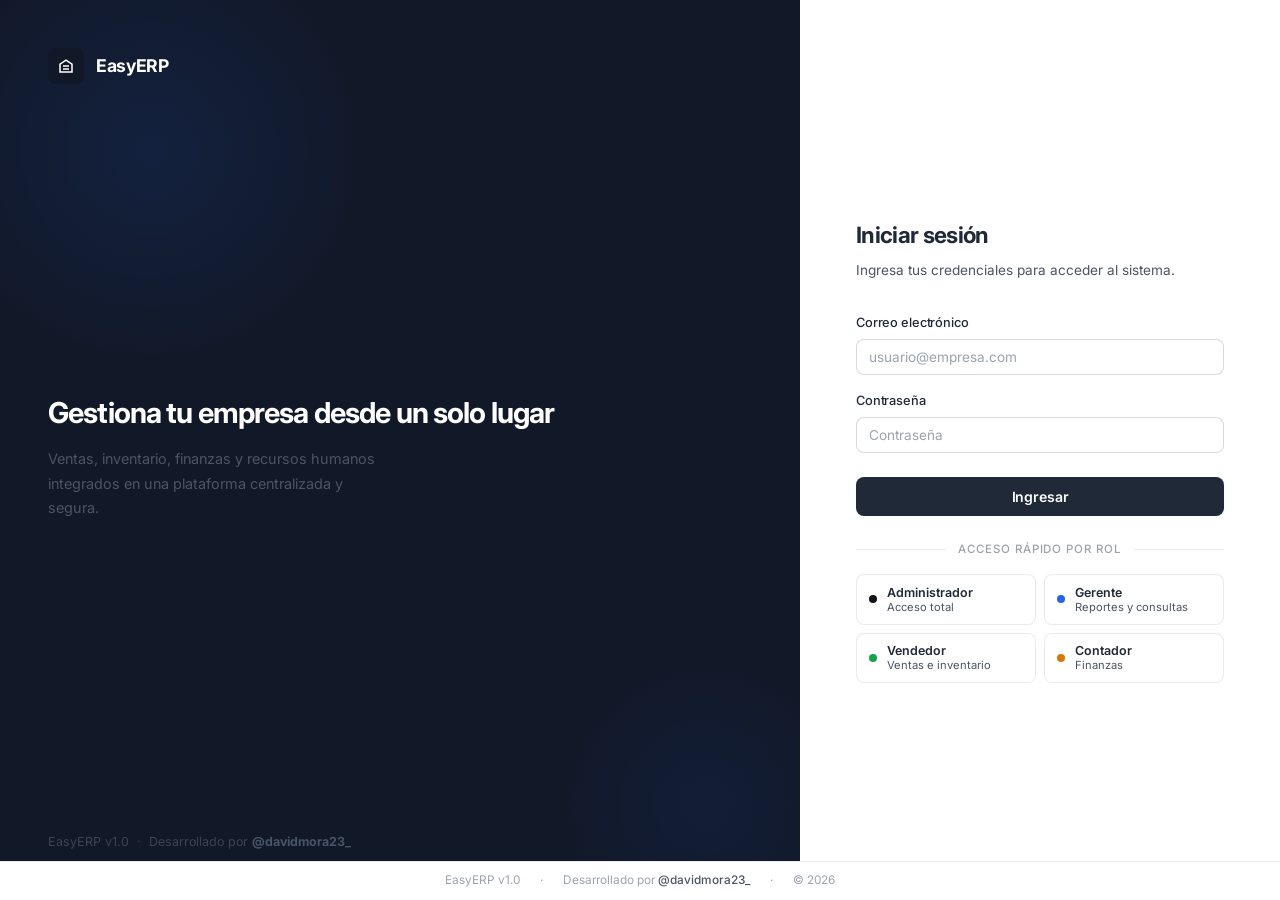
<file: easyerp/frontend/login.html>
<!DOCTYPE html>
<html lang="es">
<head>
    <meta charset="UTF-8">
    <meta name="viewport" content="width=device-width, initial-scale=1.0">
    <title>EasyERP — Acceso</title>
    <meta name="description" content="Sistema de Planificación de Recursos Empresariales">
    <link rel="icon" type="image/png" href="media/favicon.png">
    <link rel="shortcut icon" href="media/favicon.png">
    <link rel="preconnect" href="https://fonts.googleapis.com">
    <link href="https://fonts.googleapis.com/css2?family=Inter:wght@300;400;500;600;700&display=swap" rel="stylesheet">
    <link rel="stylesheet" href="css/styles.css">
</head>
<body>

<div class="login-page">

    <!-- Panel izquierdo -->
    <div class="login-left">
        <div class="login-brand">
            <div class="brand-logo">
                <svg viewBox="0 0 24 24" xmlns="http://www.w3.org/2000/svg">
                    <path d="M3 21V9l9-6 9 6v12H3zm2-2h14V10l-7-4.67L5 10v9zm3-2h8v-2H8v2zm0-4h8v-2H8v2z"/>
                </svg>
            </div>
            <span>EasyERP</span>
        </div>

        <div class="login-left-body">
            <h2>Gestiona tu empresa desde un solo lugar</h2>
            <p>Ventas, inventario, finanzas y recursos humanos integrados en una plataforma centralizada y segura.</p>
        </div>

        <div class="login-left-footer">
            EasyERP v1.0 &nbsp;&middot;&nbsp; Desarrollado por <strong style="color:#475569">@davidmora23_</strong>
        </div>
    </div>

    <!-- Panel derecho -->
    <div class="login-right">
        <h1>Iniciar sesión</h1>
        <p class="login-subtitle">Ingresa tus credenciales para acceder al sistema.</p>

        <div id="login-error" class="login-error"></div>

        <!-- Preview del rol detectado -->
        <div id="role-preview" class="role-preview">
            <div class="rp-indicator"></div>
            <div class="rp-info">
                <strong id="preview-name"></strong>
                <span id="preview-rol"></span>
            </div>
        </div>

        <form id="login-form" autocomplete="on">
            <div class="form-group">
                <label for="email">Correo electrónico</label>
                <input type="email" id="email" class="form-control"
                       placeholder="usuario@empresa.com" required
                       autocomplete="email">
            </div>
            <div class="form-group">
                <label for="password">Contraseña</label>
                <input type="password" id="password" class="form-control"
                       placeholder="Contraseña" required
                       autocomplete="current-password">
            </div>
            <button type="submit" class="btn-login" id="btn-login">
                <span id="btn-text">Ingresar</span>
            </button>
        </form>

        <div class="login-divider">
            <span>Acceso rápido por rol</span>
        </div>

        <div class="quick-grid">
            <button class="quick-btn" onclick="fillUser('admin@erp.com')">
                <span class="qb-dot" style="background:#111318"></span>
                <span class="qb-info">
                    <span class="qb-name">Administrador</span>
                    <span class="qb-desc">Acceso total</span>
                </span>
            </button>
            <button class="quick-btn" onclick="fillUser('gerente@erp.com')">
                <span class="qb-dot" style="background:#2563EB"></span>
                <span class="qb-info">
                    <span class="qb-name">Gerente</span>
                    <span class="qb-desc">Reportes y consultas</span>
                </span>
            </button>
            <button class="quick-btn" onclick="fillUser('vendedor@erp.com')">
                <span class="qb-dot" style="background:#16A34A"></span>
                <span class="qb-info">
                    <span class="qb-name">Vendedor</span>
                    <span class="qb-desc">Ventas e inventario</span>
                </span>
            </button>
            <button class="quick-btn" onclick="fillUser('contador@erp.com')">
                <span class="qb-dot" style="background:#D97706"></span>
                <span class="qb-info">
                    <span class="qb-name">Contador</span>
                    <span class="qb-desc">Finanzas</span>
                </span>
            </button>
        </div>
    </div>

</div>

<!-- Footer -->
<footer class="login-footer">
    <span>EasyERP v1.0</span>
    <span>&middot;</span>
    <span>Desarrollado por <strong>@davidmora23_</strong></span>
    <span>&middot;</span>
    <span>&copy; 2026</span>
</footer>

<script src="js/api.js"></script>
<script src="js/auth.js"></script>
<script>
    const ROL_LABELS = {
        'Admin':    { label: 'Administrador — Acceso total al sistema',     dot: '#111318' },
        'Gerente':  { label: 'Gerente — Reportes de todos los módulos',     dot: '#2563EB' },
        'Vendedor': { label: 'Vendedor — Ventas e inventario',               dot: '#16A34A' },
        'Contador': { label: 'Contador — Módulo financiero',                 dot: '#D97706' },
    };

    function fillUser(email) {
        document.getElementById('email').value    = email;
        document.getElementById('password').value = 'password123';
        document.getElementById('email').dispatchEvent(new Event('input'));
    }

    document.addEventListener('DOMContentLoaded', () => {
        if (Auth.isLoggedIn()) { window.location.href = '/'; return; }

        const form    = document.getElementById('login-form');
        const errorEl = document.getElementById('login-error');
        const btn     = document.getElementById('btn-login');
        const btnText = document.getElementById('btn-text');
        const preview = document.getElementById('role-preview');

        form.addEventListener('submit', async (e) => {
            e.preventDefault();
            const email    = document.getElementById('email').value.trim();
            const password = document.getElementById('password').value;

            btn.disabled = true;
            btnText.textContent = 'Verificando...';
            errorEl.style.display = 'none';

            try {
                const res = await API.login(email, password);
                if (res && res.data) {
                    const user = res.data.user;
                    const info = ROL_LABELS[user.rol] || { label: user.rol, dot: '#6B7280' };

                    document.getElementById('preview-name').textContent = user.email;
                    document.getElementById('preview-rol').textContent  = info.label;
                    document.querySelector('#role-preview .rp-indicator').style.background = info.dot;
                    preview.classList.add('show');

                    btnText.textContent = 'Acceso concedido. Redirigiendo...';
                    Auth.setSession(res.data.access_token, user);
                    setTimeout(() => { window.location.href = '/'; }, 800);
                }
            } catch (err) {
                errorEl.textContent    = err.message || 'Credenciales incorrectas';
                errorEl.style.display  = 'block';
                btn.disabled           = false;
                btnText.textContent    = 'Ingresar';
            }
        });
    });
</script>
</body>
</html>
</file>
<file: easyerp/frontend/css/styles.css>
/* ══════════════════════════════════════════
   EasyERP — Design System (Minimalist)
   Palette: Near-black, White, Slate, Blue
   ══════════════════════════════════════════ */

@import url('https://fonts.googleapis.com/css2?family=Inter:wght@300;400;500;600;700&display=swap');

:root {
    /* Core */
    --black:       #0D0D0D;
    --white:       #FFFFFF;

    /* Surface — Minimalist Light B&W Intermediate */
    --bg:          #F3F4F6; /* Clean light grey background */
    --card-bg:     #FFFFFF; /* Pure white cards */
    --card-bg-hover: #FAFAFC; /* Subtle light card hover */
    --sidebar-bg:  #FFFFFF; /* White sidebar */
    --sidebar-hover: rgba(0, 0, 0, 0.03);
    --sidebar-active: rgba(17, 24, 39, 0.05);
    --surface-dark: linear-gradient(135deg, #111827 0%, #1F2937 100%); /* Keeps dark theme only for banners/hero cards */
    --glow:        rgba(0, 0, 0, 0.04);

    /* Text */
    --text:        #1F2937; /* Dark charcoal text */
    --text-muted:  #4B5563; /* Medium grey text */
    --text-light:  #9CA3AF; /* Light grey text */
    --sidebar-text:#4B5563;

    /* Accent */
    --primary:     #111827; /* Minimalist dark accent */
    --primary-dark:#030712;
    --primary-subtle: rgba(17, 24, 39, 0.05);
    --accent-violet: #4F46E5;

    /* Status */
    --success:     #16A34A;
    --success-bg:  rgba(22, 163, 74, 0.08);
    --warning:     #D97706;
    --warning-bg:  rgba(217, 119, 6, 0.08);
    --danger:      #DC2626;
    --danger-bg:   rgba(220, 38, 38, 0.08);

    /* Border */
    --border:      rgba(0, 0, 0, 0.08);
    --border-dark: rgba(0, 0, 0, 0.15);

    /* Shadow */
    --shadow-sm:   0 1px 3px rgba(0,0,0,0.05);
    --shadow:      0 8px 30px rgba(0,0,0,0.05);
    --shadow-lg:   0 16px 40px rgba(0,0,0,0.08);

    /* Shape */
    --radius-sm:   8px;
    --radius:      12px;
    --radius-lg:   16px;

    /* Sidebar */
    --sidebar-w:   248px;

    /* Inputs */
    --input-bg:    #FFFFFF;
    --input-text:  #1F2937;
}

/* ── Reset ── */
*, *::before, *::after { margin: 0; padding: 0; box-sizing: border-box; }

html { scroll-behavior: smooth; }

body {
    font-family: 'Inter', -apple-system, BlinkMacSystemFont, sans-serif;
    background: var(--bg);
    color: var(--text);
    line-height: 1.6;
    font-size: 14px;
    -webkit-font-smoothing: antialiased;
}

/* ════════════════════════════════════════
   LAYOUT
   ════════════════════════════════════════ */
.app-layout {
    display: flex;
    min-height: 100vh;
}

/* ── Sidebar ── */
.sidebar {
    width: var(--sidebar-w);
    background: var(--sidebar-bg);
    position: fixed;
    height: 100vh;
    overflow-y: auto;
    z-index: 100;
    transition: transform 0.25s ease;
    display: flex;
    flex-direction: column;
    border-right: 1px solid var(--border);
}

.sidebar::-webkit-scrollbar { width: 0; }

.sidebar-header {
    padding: 1.5rem 1.25rem 1.25rem;
    border-bottom: 1px solid var(--border);
}

.sidebar-brand {
    display: flex;
    align-items: center;
    gap: 0.6rem;
    margin-bottom: 0.85rem;
}

.sidebar-brand .brand-logo {
    width: 30px; height: 30px;
    background: var(--primary);
    border-radius: var(--radius-sm);
    display: flex; align-items: center; justify-content: center;
    flex-shrink: 0;
}

.sidebar-brand .brand-logo svg { width: 16px; height: 16px; fill: #fff; }

.sidebar-brand h2 {
    color: var(--text);
    font-size: 0.95rem;
    font-weight: 700;
    letter-spacing: -0.01em;
}

.sidebar-brand small {
    display: block;
    color: var(--sidebar-text);
    font-size: 0.7rem;
    font-weight: 400;
    letter-spacing: 0.02em;
}

/* Rol pill */
.rol-pill {
    display: inline-flex;
    align-items: center;
    gap: 0.4rem;
    background: rgba(0,0,0,0.04);
    border: 1px solid var(--border);
    padding: 0.3rem 0.7rem;
    border-radius: 20px;
    font-size: 0.72rem;
    color: var(--sidebar-text);
    font-weight: 500;
    letter-spacing: 0.03em;
}

.rol-pill .rol-dot {
    width: 6px; height: 6px;
    border-radius: 50%;
    background: var(--primary);
    flex-shrink: 0;
}

/* Nav */
.sidebar-nav { padding: 1rem 0; flex: 1; }

.nav-section {
    padding: 0.4rem 1.25rem 0.3rem;
    font-size: 0.65rem;
    font-weight: 600;
    text-transform: uppercase;
    letter-spacing: 0.08em;
    color: #3D4355;
    margin-top: 0.75rem;
}

.nav-section:first-child { margin-top: 0; }

.nav-link {
    display: flex;
    align-items: center;
    gap: 0.65rem;
    padding: 0.55rem 1.25rem;
    color: var(--sidebar-text);
    cursor: pointer;
    border: none;
    background: none;
    width: 100%;
    font-size: 0.85rem;
    font-weight: 400;
    text-align: left;
    transition: all 0.15s;
    border-radius: 0;
    font-family: 'Inter', sans-serif;
    letter-spacing: -0.01em;
}

.nav-link:hover {
    background: var(--sidebar-hover);
    color: var(--text);
}

.nav-link.active {
    background: var(--sidebar-active);
    color: var(--primary);
    font-weight: 600;
    border-left: 3px solid var(--primary);
}

.nav-link .nav-icon {
    width: 16px; height: 16px;
    opacity: 0.6;
    flex-shrink: 0;
}

.nav-link.active .nav-icon,
.nav-link:hover .nav-icon { opacity: 1; }

.nav-link.hidden { display: none !important; }

/* Main content */
.main-content {
    margin-left: var(--sidebar-w);
    flex: 1;
    min-height: 100vh;
    display: flex;
    flex-direction: column;
}

/* Topbar */
.topbar {
    background: rgba(255, 255, 255, 0.85);
    backdrop-filter: blur(16px);
    padding: 0 2rem;
    height: 58px;
    display: flex;
    justify-content: space-between;
    align-items: center;
    border-bottom: 1px solid var(--border);
    box-shadow: var(--shadow-sm);
    position: sticky;
    top: 0;
    z-index: 50;
}

.topbar h1 {
    font-size: 0.95rem;
    font-weight: 600;
    color: var(--text);
    letter-spacing: -0.01em;
}

.user-info {
    display: flex;
    align-items: center;
    gap: 0.75rem;
}

.user-email {
    font-size: 0.82rem;
    color: var(--text-muted);
}

.user-badge {
    background: var(--primary);
    color: #fff;
    padding: 0.2rem 0.65rem;
    border-radius: 20px;
    font-size: 0.72rem;
    font-weight: 600;
    letter-spacing: 0.02em;
}

/* Content area */
.content-area {
    padding: 1.75rem 2rem;
    flex: 1;
}

/* ════════════════════════════════════════
   CARDS
   ════════════════════════════════════════ */
.card {
    background: var(--card-bg);
    border-radius: var(--radius-lg);
    border: 1px solid var(--border);
    padding: 1.35rem 1.5rem;
    margin-bottom: 1.25rem;
    box-shadow: var(--shadow-sm);
    transition: box-shadow 0.2s ease, border-color 0.2s ease, background 0.2s;
}

.card:hover {
    box-shadow: var(--shadow);
    border-color: var(--border-dark);
    background: var(--card-bg-hover);
}

.card-flat {
    background: linear-gradient(180deg, var(--card-bg) 0%, rgba(18,21,28,0.6) 100%);
}

.card-header {
    display: flex;
    justify-content: space-between;
    align-items: center;
    margin-bottom: 1rem;
    padding-bottom: 0.75rem;
    border-bottom: 1px solid var(--border);
}

.card-meta {
    font-size: 0.72rem;
    color: var(--text-muted);
    font-weight: 500;
}

.card-header h3 {
    font-size: 0.88rem;
    font-weight: 600;
    color: var(--text);
    letter-spacing: -0.01em;
}

/* ════════════════════════════════════════
   KPI CARDS
   ════════════════════════════════════════ */
.kpi-grid {
    display: grid;
    grid-template-columns: repeat(auto-fit, minmax(200px, 1fr));
    gap: 1rem;
    margin-bottom: 1.5rem;
}

.kpi-card {
    background: var(--card-bg);
    border-radius: var(--radius-lg);
    border: 1px solid var(--border);
    padding: 1.25rem 1.5rem;
    position: relative;
    overflow: hidden;
    box-shadow: var(--shadow-sm);
    transition: transform 0.15s ease, box-shadow 0.15s ease, border-color 0.15s;
}

.kpi-card:hover {
    transform: translateY(-2px);
    box-shadow: 0 8px 24px var(--glow);
    border-color: rgba(59,130,246,0.25);
}

.kpi-card::before {
    content: '';
    position: absolute;
    top: 0; left: 0; right: 0;
    height: 3px;
    background: var(--border-dark);
}

.kpi-card.primary::before { background: linear-gradient(90deg, var(--primary), var(--accent-violet)); }
.kpi-card.success::before { background: var(--success); }
.kpi-card.warning::before { background: var(--warning); }
.kpi-card.danger::before  { background: var(--danger);  }

.kpi-label {
    font-size: 0.75rem;
    font-weight: 500;
    color: var(--text-muted);
    text-transform: uppercase;
    letter-spacing: 0.05em;
    margin-bottom: 0.4rem;
}

.kpi-value {
    font-size: 1.6rem;
    font-weight: 700;
    color: var(--text);
    letter-spacing: -0.02em;
    line-height: 1.2;
}

/* ════════════════════════════════════════
   TABLES
   ════════════════════════════════════════ */
.table-container { overflow-x: auto; }

table {
    width: 100%;
    border-collapse: collapse;
    font-size: 0.84rem;
}

thead { background: rgba(255,255,255,0.02); }

th, td {
    padding: 0.65rem 1rem;
    text-align: left;
    border-bottom: 1px solid var(--border);
}

th {
    font-size: 0.72rem;
    font-weight: 600;
    color: var(--text-muted);
    text-transform: uppercase;
    letter-spacing: 0.06em;
}

tr:hover td { background: rgba(255,255,255,0.02); }

/* ════════════════════════════════════════
   BUTTONS
   ════════════════════════════════════════ */
.btn {
    display: inline-flex;
    align-items: center;
    gap: 0.4rem;
    padding: 0.5rem 1rem;
    border: 1px solid transparent;
    border-radius: var(--radius-sm);
    font-size: 0.82rem;
    font-weight: 500;
    cursor: pointer;
    transition: all 0.15s;
    text-decoration: none;
    font-family: 'Inter', sans-serif;
    letter-spacing: -0.01em;
    white-space: nowrap;
}

.btn-primary {
    background: linear-gradient(135deg, var(--primary) 0%, #3B82F6 100%);
    color: #fff;
    border-color: transparent;
    box-shadow: 0 2px 8px rgba(37,99,235,0.25);
}
.btn-primary:hover {
    background: linear-gradient(135deg, var(--primary-dark) 0%, var(--primary) 100%);
    box-shadow: 0 4px 12px rgba(37,99,235,0.3);
}

.btn-success { background: var(--success); color: #fff; border-color: var(--success); }
.btn-danger  { background: var(--danger);  color: #fff; border-color: var(--danger); }
.btn-warning { background: var(--warning); color: #fff; border-color: var(--warning); }

.btn-outline {
    background: transparent;
    border-color: var(--border-dark);
    color: var(--text);
}
.btn-outline:hover { background: var(--bg); }

.btn-ghost {
    background: transparent;
    border-color: transparent;
    color: var(--text-muted);
}
.btn-ghost:hover { background: var(--bg); color: var(--text); }

.btn-sm { padding: 0.3rem 0.65rem; font-size: 0.76rem; }

.btn-group { display: flex; gap: 0.5rem; flex-wrap: wrap; }

/* ════════════════════════════════════════
   FORMS
   ════════════════════════════════════════ */
.form-group { margin-bottom: 1rem; }

.form-group label {
    display: block;
    margin-bottom: 0.35rem;
    font-size: 0.8rem;
    font-weight: 500;
    color: var(--text);
    letter-spacing: -0.01em;
}

.form-control {
    width: 100%;
    padding: 0.55rem 0.75rem;
    border: 1px solid var(--border-dark);
    border-radius: var(--radius-sm);
    font-size: 0.85rem;
    font-family: 'Inter', sans-serif;
    color: var(--input-text);
    background: var(--input-bg);
    transition: border-color 0.15s, box-shadow 0.15s;
}

.form-control:focus {
    outline: none;
    border-color: var(--primary);
    box-shadow: 0 0 0 3px rgba(37,99,235,0.08);
}

.form-control::placeholder { color: var(--text-light); }

.form-row {
    display: grid;
    grid-template-columns: repeat(auto-fit, minmax(180px, 1fr));
    gap: 1rem;
}

/* ════════════════════════════════════════
   BADGES
   ════════════════════════════════════════ */
.badge {
    display: inline-block;
    padding: 0.2rem 0.55rem;
    border-radius: 4px;
    font-size: 0.7rem;
    font-weight: 600;
    letter-spacing: 0.03em;
    text-transform: uppercase;
}

.badge-success { background: var(--success-bg); color: #86EFAC; }
.badge-warning { background: var(--warning-bg); color: #FCD34D; }
.badge-danger  { background: var(--danger-bg);  color: #FCA5A5; }
.badge-info    { background: var(--primary-subtle); color: #93C5FD; }
.badge-default { background: rgba(255,255,255,0.06); color: var(--text-muted); }

.badge-Admin, .badge-Gerente, .badge-Vendedor, .badge-Contador {
    background: var(--bg);
    color: var(--text);
    text-transform: none;
    letter-spacing: 0;
    font-size: 0.72rem;
}

/* ════════════════════════════════════════
   LOGIN PAGE
   ════════════════════════════════════════ */
.login-page {
    min-height: 100vh;
    display: grid;
    grid-template-columns: 1fr 480px;
    background: var(--white);
}

.login-left {
    background: #111827;
    display: flex;
    flex-direction: column;
    justify-content: space-between;
    padding: 3rem;
    position: relative;
    overflow: hidden;
}

.login-left::before {
    content: '';
    position: absolute;
    width: 500px; height: 500px;
    background: radial-gradient(circle, rgba(37,99,235,0.12) 0%, transparent 65%);
    top: -100px; left: -100px;
    border-radius: 50%;
}

.login-left::after {
    content: '';
    position: absolute;
    width: 350px; height: 350px;
    background: radial-gradient(circle, rgba(37,99,235,0.08) 0%, transparent 65%);
    bottom: -80px; right: -80px;
    border-radius: 50%;
}

.login-brand {
    display: flex;
    align-items: center;
    gap: 0.75rem;
    position: relative; z-index: 1;
}

.login-brand .brand-logo {
    width: 36px; height: 36px;
    background: var(--primary);
    border-radius: var(--radius-sm);
    display: flex; align-items: center; justify-content: center;
}

.login-brand .brand-logo svg { width: 18px; height: 18px; fill: #fff; }

.login-brand span {
    color: #fff;
    font-size: 1.1rem;
    font-weight: 700;
    letter-spacing: -0.02em;
}

.login-left-body {
    position: relative; z-index: 1;
}

.login-left-body h2 {
    color: #fff;
    font-size: 1.8rem;
    font-weight: 700;
    letter-spacing: -0.03em;
    line-height: 1.25;
    margin-bottom: 1rem;
}

.login-left-body p {
    color: var(--sidebar-text);
    font-size: 0.9rem;
    line-height: 1.7;
    max-width: 340px;
}

.login-left-footer {
    position: relative; z-index: 1;
    color: #3D4355;
    font-size: 0.78rem;
}

/* Right panel */
.login-right {
    display: flex;
    flex-direction: column;
    justify-content: center;
    padding: 3rem 3.5rem;
    background: var(--white);
}

.login-right h1 {
    font-size: 1.4rem;
    font-weight: 700;
    letter-spacing: -0.03em;
    color: var(--text);
    margin-bottom: 0.4rem;
}

.login-right .login-subtitle {
    font-size: 0.85rem;
    color: var(--text-muted);
    margin-bottom: 2rem;
}

.login-error {
    background: var(--danger-bg);
    color: #991B1B;
    padding: 0.65rem 0.85rem;
    border-radius: var(--radius-sm);
    border-left: 3px solid var(--danger);
    margin-bottom: 1.25rem;
    font-size: 0.82rem;
    display: none;
}

.role-preview {
    background: var(--primary-subtle);
    border: 1px solid #BFDBFE;
    border-radius: var(--radius-sm);
    padding: 0.7rem 1rem;
    margin-bottom: 1.25rem;
    display: none;
    align-items: center;
    gap: 0.75rem;
    animation: fadeSlide 0.25s ease;
}

.role-preview.show { display: flex; }

@keyframes fadeSlide {
    from { opacity: 0; transform: translateY(-4px); }
    to   { opacity: 1; transform: translateY(0); }
}

.role-preview .rp-indicator {
    width: 8px; height: 8px;
    border-radius: 50%;
    background: var(--primary);
    flex-shrink: 0;
}

.role-preview .rp-info strong {
    display: block;
    font-size: 0.82rem;
    color: #1E40AF;
    font-weight: 600;
}

.role-preview .rp-info span {
    font-size: 0.76rem;
    color: #3B82F6;
}

/* Login button */
.btn-login {
    width: 100%;
    padding: 0.7rem;
    background: var(--text);
    color: #fff;
    border: none;
    border-radius: var(--radius-sm);
    font-size: 0.88rem;
    font-weight: 600;
    cursor: pointer;
    transition: all 0.15s;
    margin-top: 0.5rem;
    font-family: 'Inter', sans-serif;
    letter-spacing: -0.01em;
}

.btn-login:hover:not(:disabled) {
    background: #1F2937;
}

.btn-login:disabled { opacity: 0.5; cursor: not-allowed; }

/* Divider */
.login-divider {
    display: flex;
    align-items: center;
    gap: 0.75rem;
    margin: 1.5rem 0 1rem;
}

.login-divider::before,
.login-divider::after {
    content: ''; flex: 1;
    height: 1px; background: var(--border);
}

.login-divider span {
    font-size: 0.72rem;
    color: var(--text-light);
    text-transform: uppercase;
    letter-spacing: 0.08em;
    font-weight: 500;
}

/* Quick access */
.quick-grid {
    display: grid;
    grid-template-columns: 1fr 1fr;
    gap: 0.5rem;
}

.quick-btn {
    display: flex;
    align-items: center;
    gap: 0.6rem;
    padding: 0.6rem 0.75rem;
    border: 1px solid var(--border);
    border-radius: var(--radius-sm);
    cursor: pointer;
    transition: all 0.15s;
    background: var(--white);
    font-family: 'Inter', sans-serif;
    text-align: left;
    width: 100%;
}

.quick-btn:hover {
    border-color: var(--primary);
    background: var(--primary-subtle);
}

.quick-btn .qb-dot {
    width: 8px; height: 8px;
    border-radius: 50%;
    flex-shrink: 0;
}

.quick-btn .qb-info .qb-name {
    display: block;
    font-size: 0.78rem;
    font-weight: 600;
    color: var(--text);
}

.quick-btn .qb-info .qb-desc {
    display: block;
    font-size: 0.7rem;
    color: var(--text-muted);
}

/* ════════════════════════════════════════
   MODAL
   ════════════════════════════════════════ */
.modal-overlay {
    display: none;
    position: fixed;
    inset: 0;
    background: rgba(0,0,0,0.4);
    z-index: 200;
    align-items: center;
    justify-content: center;
    backdrop-filter: blur(2px);
}

.modal-overlay.active { display: flex; }

.modal {
    background: var(--white);
    border-radius: var(--radius-lg);
    padding: 1.75rem;
    width: 90%;
    max-width: 560px;
    max-height: 90vh;
    overflow-y: auto;
    border: 1px solid rgba(255,255,255,0.1);
    box-shadow: var(--shadow-lg);
    color: var(--input-text);
}

.modal .form-group label { color: #374151; }

.modal-header {
    display: flex;
    justify-content: space-between;
    align-items: center;
    margin-bottom: 1.5rem;
    padding-bottom: 0.75rem;
    border-bottom: 1px solid var(--border);
    background: linear-gradient(135deg, rgba(17,19,24,0.02) 0%, rgba(37,99,235,0.04) 100%);
    margin: -1.75rem -1.75rem 1.5rem;
    padding: 1.25rem 1.75rem 0.85rem;
    border-radius: var(--radius-lg) var(--radius-lg) 0 0;
}

.modal-header h3 {
    font-size: 0.95rem;
    font-weight: 600;
    letter-spacing: -0.01em;
    color: #111318;
}

.modal-close {
    background: none;
    border: none;
    font-size: 1.2rem;
    cursor: pointer;
    color: var(--text-muted);
    line-height: 1;
    padding: 0.25rem;
    border-radius: var(--radius-sm);
    transition: all 0.15s;
}

.modal-close:hover { background: var(--bg); color: var(--text); }

/* ════════════════════════════════════════
   CHARTS
   ════════════════════════════════════════ */
.chart-container {
    background: var(--bg);
    border-radius: var(--radius-sm);
    padding: 1rem;
    min-height: 180px;
    display: flex;
    align-items: flex-end;
    gap: 0.4rem;
}

.chart-bar {
    flex: 1;
    background: var(--primary);
    border-radius: 3px 3px 0 0;
    min-width: 24px;
    position: relative;
    transition: height 0.5s ease;
    opacity: 0.85;
}

.chart-bar:hover { opacity: 1; }

.chart-bar-label {
    position: absolute;
    bottom: -22px;
    left: 50%; transform: translateX(-50%);
    font-size: 0.65rem;
    color: var(--text-light);
    white-space: nowrap;
    font-weight: 500;
}

.chart-bar-value {
    position: absolute;
    top: -18px;
    left: 50%; transform: translateX(-50%);
    font-size: 0.65rem;
    font-weight: 600;
    color: var(--text);
    white-space: nowrap;
}

/* ════════════════════════════════════════
   SECTIONS
   ════════════════════════════════════════ */
.section { display: none; }
.section.active { display: block; }

/* ════════════════════════════════════════
   REPORTES CARDS
   ════════════════════════════════════════ */
.access-banner {
    background: var(--text);
    color: var(--white);
    border-radius: var(--radius);
    padding: 1.25rem 1.5rem;
    margin-bottom: 1.5rem;
    display: flex;
    align-items: center;
    gap: 1rem;
}

.access-banner .banner-icon {
    width: 36px; height: 36px;
    background: rgba(255,255,255,0.1);
    border-radius: var(--radius-sm);
    display: flex; align-items: center; justify-content: center;
    flex-shrink: 0;
}

.access-banner .banner-icon svg { width: 18px; height: 18px; fill: #fff; }

.access-banner strong {
    display: block;
    font-size: 0.9rem;
    font-weight: 600;
    margin-bottom: 0.2rem;
}

.access-banner span { font-size: 0.8rem; opacity: 0.65; }

.reportes-grid {
    display: grid;
    grid-template-columns: repeat(auto-fill, minmax(280px, 1fr));
    gap: 1rem;
}

.reporte-modulo-card {
    background: var(--white);
    border-radius: var(--radius);
    border: 1px solid var(--border);
    overflow: hidden;
    transition: border-color 0.15s;
}

.reporte-modulo-card:hover { border-color: var(--border-dark); }

.reporte-modulo-header {
    padding: 1rem 1.25rem;
    border-bottom: 1px solid var(--border);
    display: flex;
    align-items: flex-start;
    gap: 0.75rem;
}

.mod-indicator {
    width: 3px;
    height: 36px;
    border-radius: 2px;
    flex-shrink: 0;
    margin-top: 2px;
}

.mod-title {
    font-size: 0.88rem;
    font-weight: 600;
    color: var(--text);
    letter-spacing: -0.01em;
    margin-bottom: 0.2rem;
}

.mod-desc {
    font-size: 0.76rem;
    color: var(--text-muted);
}

.reporte-modulo-body {
    padding: 0.85rem 1.25rem;
    display: flex;
    gap: 0.5rem;
}

.btn-rep {
    display: inline-flex; align-items: center; gap: 0.35rem;
    padding: 0.4rem 0.75rem;
    border: 1px solid var(--border);
    border-radius: var(--radius-sm);
    font-size: 0.76rem; font-weight: 500;
    cursor: pointer; transition: all 0.15s;
    background: var(--white); color: var(--text);
    font-family: 'Inter', sans-serif;
    text-decoration: none;
}

.btn-rep:hover { background: var(--bg); border-color: var(--border-dark); }

.btn-rep svg { width: 13px; height: 13px; flex-shrink: 0; }

/* ════════════════════════════════════════
   MISC
   ════════════════════════════════════════ */
.loading {
    text-align: center;
    padding: 2.5rem;
    color: var(--text-light);
    font-size: 0.85rem;
}

.spinner {
    display: inline-block;
    width: 18px; height: 18px;
    border: 2px solid var(--border);
    border-top-color: var(--primary);
    border-radius: 50%;
    animation: spin 0.7s linear infinite;
    margin-right: 0.4rem;
    vertical-align: middle;
}

@keyframes spin { to { transform: rotate(360deg); } }

.empty-state {
    text-align: center;
    padding: 2.5rem;
    color: var(--text-muted);
    font-size: 0.85rem;
}

.alert {
    padding: 0.65rem 1rem;
    border-radius: var(--radius-sm);
    margin-bottom: 1rem;
    font-size: 0.84rem;
    border-left: 3px solid transparent;
}

.alert-success {
    background: var(--success-bg);
    color: #166534;
    border-left-color: var(--success);
}

.alert-danger {
    background: var(--danger-bg);
    color: #991B1B;
    border-left-color: var(--danger);
}

/* Footer */
.app-footer {
    background: var(--white);
    border-top: 1px solid var(--border);
    padding: 0.7rem 2rem;
    display: flex;
    align-items: center;
    justify-content: space-between;
    font-size: 0.75rem;
    color: var(--text-light);
    margin-left: var(--sidebar-w);
    letter-spacing: 0.01em;
}

.app-footer strong { color: var(--text-muted); font-weight: 500; }

.login-footer {
    position: fixed;
    bottom: 0; left: 0; right: 0;
    background: var(--white);
    border-top: 1px solid var(--border);
    padding: 0.6rem 2rem;
    display: flex;
    align-items: center;
    justify-content: center;
    gap: 1.25rem;
    font-size: 0.74rem;
    color: var(--text-light);
    z-index: 10;
}

.login-footer strong { color: var(--text-muted); font-weight: 500; }

/* Denied */
.denied-section {
    display: flex;
    flex-direction: column;
    align-items: center;
    justify-content: center;
    min-height: 50vh;
    color: var(--text-muted);
    text-align: center;
    grid-column: 1/-1;
}

.denied-section h2 {
    font-size: 1rem;
    font-weight: 600;
    color: var(--text);
    margin-top: 1rem;
    margin-bottom: 0.5rem;
}

.denied-icon {
    width: 48px; height: 48px;
    background: var(--bg);
    border-radius: var(--radius);
    display: flex; align-items: center; justify-content: center;
}

.denied-icon svg { width: 22px; height: 22px; fill: var(--text-light); }

/* Responsive */
@media (max-width: 900px) {
    .login-page { grid-template-columns: 1fr; }
    .login-left { display: none; }
}

@media (max-width: 768px) {
    .sidebar { transform: translateX(-100%); }
    .sidebar.open { transform: translateX(0); }
    .main-content { margin-left: 0; }
    .app-footer { margin-left: 0; }
    .kpi-grid { grid-template-columns: 1fr 1fr; }
    .content-area { padding: 1rem; }
    .menu-toggle { display: flex !important; }
}

.menu-toggle {
    display: none;
    align-items: center;
    justify-content: center;
    background: none;
    border: 1px solid var(--border);
    border-radius: var(--radius-sm);
    width: 32px; height: 32px;
    cursor: pointer;
    color: var(--text-muted);
}

/* ════════════════════════════════════════
   CHATBOT WIDGET
   ════════════════════════════════════════ */

/* Toggle button */
.chatbot-toggle {
    position: fixed;
    bottom: 24px;
    right: 24px;
    width: 56px;
    height: 56px;
    border-radius: 50%;
    border: none;
    background: #111827;
    color: #fff;
    cursor: pointer;
    display: flex;
    align-items: center;
    justify-content: center;
    box-shadow: 0 4px 20px rgba(0, 0, 0, 0.15), 0 2px 8px rgba(0,0,0,0.1);
    transition: all 0.3s cubic-bezier(0.4, 0, 0.2, 1);
    z-index: 300;
    overflow: hidden;
}

.chatbot-toggle:hover {
    transform: scale(1.08);
    box-shadow: 0 6px 28px rgba(0, 0, 0, 0.2), 0 3px 12px rgba(0,0,0,0.15);
}

.chatbot-toggle:active {
    transform: scale(0.95);
}

.chatbot-toggle svg {
    fill: #fff;
    transition: all 0.3s ease;
    position: absolute;
}

.chatbot-toggle .chatbot-icon-chat {
    opacity: 1;
    transform: scale(1) rotate(0deg);
}

.chatbot-toggle .chatbot-icon-close {
    opacity: 0;
    transform: scale(0.5) rotate(-90deg);
    fill: #fff;
}

.chatbot-toggle.active .chatbot-icon-chat {
    opacity: 0;
    transform: scale(0.5) rotate(90deg);
}

.chatbot-toggle.active .chatbot-icon-close {
    opacity: 1;
    transform: scale(1) rotate(0deg);
}

/* Pulse */
.chatbot-pulse {
    position: absolute;
    width: 100%;
    height: 100%;
    border-radius: 50%;
    background: #111827;
    animation: chatPulse 2s ease-out infinite;
    z-index: -1;
}

.chatbot-toggle.active .chatbot-pulse {
    animation: none;
    opacity: 0;
}

@keyframes chatPulse {
    0% { transform: scale(1); opacity: 0.5; }
    100% { transform: scale(1.6); opacity: 0; }
}

/* Panel */
.chatbot-panel {
    position: fixed;
    bottom: 92px;
    right: 24px;
    width: 380px;
    max-height: 520px;
    background: var(--white);
    border-radius: var(--radius-lg);
    border: 1px solid var(--border);
    box-shadow: 0 12px 48px rgba(0,0,0,0.15), 0 4px 16px rgba(0,0,0,0.08);
    display: flex;
    flex-direction: column;
    z-index: 299;
    overflow: hidden;
    opacity: 0;
    transform: translateY(16px) scale(0.95);
    pointer-events: none;
    transition: all 0.3s cubic-bezier(0.4, 0, 0.2, 1);
}

.chatbot-panel.open {
    opacity: 1;
    transform: translateY(0) scale(1);
    pointer-events: auto;
}

/* Header */
.chatbot-header {
    display: flex;
    justify-content: space-between;
    align-items: center;
    padding: 0.85rem 1rem;
    background: #FFFFFF;
    border-bottom: 1px solid var(--border);
    color: var(--text);
    flex-shrink: 0;
}

.chatbot-header-info {
    display: flex;
    align-items: center;
    gap: 0.65rem;
}

.chatbot-avatar {
    width: 32px;
    height: 32px;
    border-radius: 50%;
    background: #111827;
    display: flex;
    align-items: center;
    justify-content: center;
    flex-shrink: 0;
}

.chatbot-avatar svg {
    fill: #fff;
}

.chatbot-header-info strong {
    display: block;
    font-size: 0.85rem;
    font-weight: 600;
    letter-spacing: -0.01em;
}

.chatbot-status {
    display: block;
    font-size: 0.68rem;
    opacity: 0.6;
    font-weight: 400;
    letter-spacing: 0.02em;
}

.chat-provider-select {
    background: #F3F4F6;
    border: 1px solid var(--border);
    border-radius: 6px;
    color: var(--text);
    font-size: 0.68rem;
    font-weight: 500;
    padding: 0.28rem 0.45rem;
    max-width: 92px;
    cursor: pointer;
    outline: none;
}

.chat-provider-select:hover,
.chat-provider-select:focus {
    background: #E5E7EB;
    border-color: var(--border-dark);
}

.chat-provider-select option {
    color: var(--text);
    background: #fff;
}

.chatbot-header-actions {
    display: flex;
    gap: 0.25rem;
}

.chatbot-header-btn {
    background: #F3F4F6;
    border: none;
    border-radius: 6px;
    width: 30px;
    height: 30px;
    display: flex;
    align-items: center;
    justify-content: center;
    cursor: pointer;
    transition: all 0.15s;
}

.chatbot-header-btn svg {
    fill: var(--text-muted);
}

.chatbot-header-btn:hover {
    background: #E5E7EB;
}

.chatbot-header-btn:hover svg {
    fill: var(--text);
}

/* Messages area */
.chat-messages {
    flex: 1;
    overflow-y: auto;
    padding: 1rem;
    display: flex;
    flex-direction: column;
    gap: 0.6rem;
    min-height: 280px;
    max-height: 360px;
    background: var(--bg);
    scroll-behavior: smooth;
}

.chat-messages::-webkit-scrollbar {
    width: 4px;
}

.chat-messages::-webkit-scrollbar-thumb {
    background: var(--border-dark);
    border-radius: 2px;
}

/* Bubble wrapper */
.chat-bubble-wrap {
    display: flex;
    flex-direction: column;
    max-width: 85%;
    opacity: 0;
    transform: translateY(8px);
    transition: all 0.25s ease;
}

.chat-bubble-wrap.visible {
    opacity: 1;
    transform: translateY(0);
}

.chat-bubble-wrap.user {
    align-self: flex-end;
    align-items: flex-end;
}

.chat-bubble-wrap.assistant {
    align-self: flex-start;
    align-items: flex-start;
}

/* Bubbles */
.chat-bubble {
    padding: 0.6rem 0.85rem;
    border-radius: 12px;
    font-size: 0.82rem;
    line-height: 1.55;
    word-wrap: break-word;
    overflow-wrap: break-word;
}

.chat-bubble.user {
    background: #111827;
    color: #fff;
    border-bottom-right-radius: 4px;
}

.chat-bubble.assistant {
    background: var(--white);
    color: var(--text);
    border: 1px solid var(--border);
    border-bottom-left-radius: 4px;
}

.chat-bubble code {
    background: rgba(0,0,0,0.06);
    padding: 0.1rem 0.35rem;
    border-radius: 3px;
    font-size: 0.78rem;
    font-family: 'Courier New', monospace;
}

.chat-bubble.user code {
    background: rgba(255,255,255,0.2);
}

.chat-time {
    font-size: 0.65rem;
    color: var(--text-light);
    margin-top: 0.2rem;
    padding: 0 0.2rem;
}

/* Typing indicator */
.chat-typing {
    display: flex;
    align-items: center;
    gap: 0.5rem;
    padding: 0.5rem 0;
    opacity: 0;
    transform: translateY(4px);
    transition: all 0.2s ease;
}

.chat-typing.visible {
    opacity: 1;
    transform: translateY(0);
}

.typing-dots {
    display: flex;
    gap: 3px;
    padding: 0.5rem 0.7rem;
    background: var(--white);
    border: 1px solid var(--border);
    border-radius: 12px;
    border-bottom-left-radius: 4px;
}

.typing-dots span {
    width: 6px;
    height: 6px;
    background: var(--text-light);
    border-radius: 50%;
    animation: typingBounce 1.2s ease-in-out infinite;
}

.typing-dots span:nth-child(2) { animation-delay: 0.15s; }
.typing-dots span:nth-child(3) { animation-delay: 0.3s; }

@keyframes typingBounce {
    0%, 60%, 100% { transform: translateY(0); opacity: 0.4; }
    30% { transform: translateY(-4px); opacity: 1; }
}

.typing-text {
    font-size: 0.72rem;
    color: var(--text-light);
    font-style: italic;
}

/* Input bar */
.chat-input-bar {
    display: flex;
    align-items: center;
    gap: 0.5rem;
    padding: 0.65rem 0.75rem;
    border-top: 1px solid var(--border);
    background: var(--white);
    flex-shrink: 0;
}

.chat-input {
    flex: 1;
    border: 1px solid var(--border);
    border-radius: 20px;
    padding: 0.5rem 0.85rem;
    font-size: 0.82rem;
    font-family: 'Inter', sans-serif;
    color: var(--text);
    background: var(--bg);
    transition: border-color 0.15s, box-shadow 0.15s;
    outline: none;
}

.chat-input:focus {
    border-color: var(--primary);
    box-shadow: 0 0 0 2px rgba(37, 99, 235, 0.1);
    background: var(--white);
}

.chat-input::placeholder {
    color: var(--text-light);
}

.chat-send-btn {
    width: 36px;
    height: 36px;
    border-radius: 50%;
    border: none;
    background: #111827;
    color: #fff;
    cursor: pointer;
    display: flex;
    align-items: center;
    justify-content: center;
    transition: all 0.2s;
    flex-shrink: 0;
}

.chat-send-btn svg {
    fill: #fff;
}

.chat-send-btn:hover:not(:disabled) {
    transform: scale(1.08);
    box-shadow: 0 2px 8px rgba(37, 99, 235, 0.4);
}

.chat-send-btn:active:not(:disabled) {
    transform: scale(0.95);
}

.chat-send-btn:disabled {
    opacity: 0.5;
    cursor: not-allowed;
}

.chat-send-btn.loading {
    animation: spin 1s linear infinite;
}

/* Responsive */
@media (max-width: 480px) {
    .chatbot-panel {
        width: calc(100vw - 16px);
        right: 8px;
        bottom: 84px;
        max-height: 70vh;
    }

    .chatbot-toggle {
        bottom: 16px;
        right: 16px;
        width: 50px;
        height: 50px;
    }
}

/* ════════════════════════════════════════
   DASHBOARD — Hero & módulos ERP
   ════════════════════════════════════════ */
.page-hero {
    display: flex;
    justify-content: space-between;
    align-items: flex-start;
    gap: 1rem;
    margin-bottom: 1.5rem;
    padding: 1.35rem 1.5rem;
    border-radius: var(--radius-lg);
    background: var(--surface-dark);
    color: #fff;
    box-shadow: var(--shadow);
}

.page-hero-kicker {
    display: inline-block;
    font-size: 0.68rem;
    font-weight: 600;
    letter-spacing: 0.08em;
    text-transform: uppercase;
    color: rgba(255,255,255,0.55);
    margin-bottom: 0.35rem;
}

.page-hero-text h2 {
    font-size: 1.25rem;
    font-weight: 700;
    letter-spacing: -0.02em;
    margin-bottom: 0.35rem;
}

.page-hero-text p {
    font-size: 0.84rem;
    color: rgba(255,255,255,0.65);
    max-width: 520px;
    line-height: 1.5;
}

.page-hero-badge {
    display: inline-flex;
    align-items: center;
    gap: 0.4rem;
    background: rgba(255,255,255,0.1);
    border: 1px solid rgba(255,255,255,0.12);
    padding: 0.4rem 0.75rem;
    border-radius: 20px;
    font-size: 0.72rem;
    font-weight: 500;
    white-space: nowrap;
    flex-shrink: 0;
}

.page-hero-badge svg { fill: #fff; opacity: 0.9; }

.dashboard-charts {
    display: grid;
    grid-template-columns: 1fr 1fr;
    gap: 1.25rem;
}

.modules-grid {
    display: grid;
    grid-template-columns: repeat(auto-fill, minmax(210px, 1fr));
    gap: 0.85rem;
}

.module-card {
    background: rgba(255,255,255,0.03);
    border: 1px solid var(--border);
    border-radius: var(--radius);
    padding: 0.9rem 1rem;
    transition: all 0.15s ease;
}

.module-card.clickable { cursor: pointer; }

.module-card.clickable:hover {
    border-color: var(--primary);
    background: var(--primary-subtle);
    transform: translateY(-1px);
    box-shadow: var(--shadow-sm);
}

.module-card strong {
    display: block;
    font-size: 0.82rem;
    font-weight: 600;
    margin-bottom: 0.25rem;
    letter-spacing: -0.01em;
}

.module-card p {
    font-size: 0.72rem;
    color: var(--text-muted);
    line-height: 1.45;
    margin: 0;
}

.module-card-top {
    display: flex;
    justify-content: space-between;
    align-items: center;
    margin-bottom: 0.55rem;
}

.module-dot {
    width: 8px;
    height: 8px;
    border-radius: 50%;
    flex-shrink: 0;
}

.module-dot.status-ok { background: var(--success); box-shadow: 0 0 0 3px var(--success-bg); }
.module-dot.status-partial { background: var(--warning); box-shadow: 0 0 0 3px var(--warning-bg); }
.module-dot.status-missing { background: var(--text-light); box-shadow: 0 0 0 3px var(--bg); }

.module-status {
    font-size: 0.62rem;
    font-weight: 600;
    text-transform: uppercase;
    letter-spacing: 0.06em;
    color: var(--text-muted);
}

thead {
    background: transparent;
}

th {
    border-bottom: 1px solid var(--border-dark);
}

tr:last-child td { border-bottom: none; }

.section { animation: fadeIn 0.25s ease; }

@media (max-width: 900px) {
    .dashboard-charts { grid-template-columns: 1fr; }
    .page-hero { flex-direction: column; }
}

/* ── Finanzas / Auditoría extras ── */
.info-banner {
    background: rgba(59,130,246,0.08);
    border: 1px solid rgba(59,130,246,0.2);
    border-radius: var(--radius);
    padding: 0.85rem 1rem;
    font-size: 0.8rem;
    color: var(--text-muted);
    line-height: 1.5;
    margin-bottom: 1.25rem;
}

.flujo-grid {
    display: grid;
    grid-template-columns: repeat(auto-fill, minmax(180px, 1fr));
    gap: 0.65rem;
    padding: 0 0.25rem 0.5rem;
}

.flujo-item {
    display: grid;
    gap: 0.2rem;
    padding: 0.75rem;
    border-radius: var(--radius-sm);
    background: rgba(255,255,255,0.03);
    border: 1px solid var(--border);
    font-size: 0.75rem;
}

.flujo-mes { font-weight: 600; color: var(--text); }
.flujo-ing { color: #86EFAC; }
.flujo-egr { color: #FCA5A5; }
.flujo-bal.pos { color: #86EFAC; }
.flujo-bal.neg { color: #FCA5A5; }

.page-hero-compact {
    padding: 1rem 1.25rem;
    margin-bottom: 1rem;
}

.page-hero-compact h2 { font-size: 1.05rem; }

.audit-filters {
    display: grid;
    grid-template-columns: 2fr 1fr 1fr auto auto;
    gap: 0.65rem;
    padding-bottom: 0.75rem;
}

.audit-chips {
    display: flex;
    flex-wrap: wrap;
    gap: 0.45rem;
    padding-top: 0.5rem;
}

.audit-chip {
    background: rgba(255,255,255,0.04);
    border: 1px solid var(--border);
    color: var(--text-muted);
    border-radius: 20px;
    padding: 0.25rem 0.65rem;
    font-size: 0.72rem;
    cursor: pointer;
    transition: all 0.15s;
}

.audit-chip:hover {
    border-color: var(--primary);
    color: var(--text);
    background: var(--primary-subtle);
}

.audit-chip span {
    opacity: 0.7;
    margin-left: 0.25rem;
}

.chart-container {
    background: rgba(0,0,0,0.2);
    border: 1px solid var(--border);
}

.app-footer {
    color: var(--text-muted);
    border-top: 1px solid var(--border);
}

@media (max-width: 768px) {
    .audit-filters { grid-template-columns: 1fr; }
}

/* ════════════════════════════════════════
   RRHH TABS
   ════════════════════════════════════════ */
.rrhh-tabs {
    display: flex;
    gap: 0.25rem;
    background: var(--card-bg);
    border: 1px solid var(--border);
    border-radius: var(--radius-lg);
    padding: 0.35rem;
    margin-bottom: 1.25rem;
    box-shadow: var(--shadow-sm);
    overflow-x: auto;
}

.rrhh-tab-btn {
    display: inline-flex;
    align-items: center;
    gap: 0.4rem;
    padding: 0.55rem 1rem;
    border: none;
    background: transparent;
    border-radius: var(--radius-sm);
    font-size: 0.82rem;
    font-weight: 500;
    color: var(--text-muted);
    cursor: pointer;
    transition: all 0.15s ease;
    font-family: 'Inter', sans-serif;
    white-space: nowrap;
}

.rrhh-tab-btn:hover {
    background: var(--primary-subtle);
    color: var(--text);
}

.rrhh-tab-btn.active {
    background: var(--primary);
    color: #fff;
    box-shadow: 0 2px 8px rgba(17, 24, 39, 0.2);
}

.rrhh-tab-btn.active svg { fill: #fff; }
.rrhh-tab-btn svg { fill: var(--text-muted); width: 14px; height: 14px; }

.rrhh-tab-panel {
    display: none;
}

.rrhh-tab-panel.active {
    display: block;
    animation: fadeIn 0.2s ease;
}

@keyframes fadeIn {
    from { opacity: 0; transform: translateY(4px); }
    to   { opacity: 1; transform: translateY(0); }
}

/* ════════════════════════════════════════
   KPI GRID — 6 COLUMNS
   ════════════════════════════════════════ */
.kpi-grid-6 {
    grid-template-columns: repeat(auto-fit, minmax(170px, 1fr));
}

/* ════════════════════════════════════════
   NÓMINA TOTALS
   ════════════════════════════════════════ */
.nomina-totals-grid {
    display: flex;
    gap: 1rem;
    padding: 1rem 0;
    border-bottom: 1px solid var(--border);
    margin-bottom: 1rem;
    flex-wrap: wrap;
}

.nomina-total-item {
    display: flex;
    flex-direction: column;
    gap: 0.2rem;
    padding: 0.75rem 1.25rem;
    background: var(--primary-subtle);
    border-radius: var(--radius-sm);
    border: 1px solid var(--border);
    min-width: 160px;
}

.nomina-total-item.highlight {
    background: linear-gradient(135deg, var(--primary) 0%, #3B82F6 100%);
    border-color: transparent;
}

.nomina-total-item.highlight .nomina-total-label {
    color: rgba(255,255,255,0.8);
}

.nomina-total-item.highlight .nomina-total-value {
    color: #fff;
}

.nomina-total-label {
    font-size: 0.72rem;
    font-weight: 500;
    color: var(--text-muted);
    text-transform: uppercase;
    letter-spacing: 0.04em;
}

.nomina-total-value {
    font-size: 1.2rem;
    font-weight: 700;
    color: var(--text);
    letter-spacing: -0.02em;
}

.nomina-total-value.income { color: var(--success); }
.nomina-total-value.expense { color: var(--danger); }

/* ════════════════════════════════════════
   NÓMINA INFO BOX (Modal)
   ════════════════════════════════════════ */
.nomina-info-box {
    background: #F0FDF4;
    border: 1px solid #BBF7D0;
    border-radius: var(--radius-sm);
    padding: 0.85rem 1rem;
    margin-bottom: 1.25rem;
    font-size: 0.8rem;
    color: #166534;
}

.nomina-info-box strong {
    display: block;
    margin-bottom: 0.4rem;
    font-size: 0.82rem;
}

.nomina-info-box ul {
    list-style: none;
    padding: 0;
    margin: 0;
}

.nomina-info-box li {
    padding: 0.15rem 0;
    font-size: 0.78rem;
}

/* ════════════════════════════════════════
   CHECKBOX LABEL
   ════════════════════════════════════════ */
.checkbox-label {
    display: inline-flex !important;
    align-items: center;
    gap: 0.5rem;
    cursor: pointer;
    font-size: 0.82rem !important;
}

.checkbox-label input[type="checkbox"] {
    width: 16px;
    height: 16px;
    cursor: pointer;
    accent-color: var(--primary);
}

/* ════════════════════════════════════════
   TEXTAREA
   ════════════════════════════════════════ */
textarea.form-control {
    resize: vertical;
    min-height: 60px;
    font-family: 'Inter', sans-serif;
}

/* ════════════════════════════════════════
   BADGE FIX (light theme)
   ════════════════════════════════════════ */
.badge-success { background: var(--success-bg); color: #166534; }
.badge-warning { background: var(--warning-bg); color: #92400E; }
.badge-danger  { background: var(--danger-bg);  color: #991B1B; }
.badge-info    { background: rgba(37,99,235,0.08); color: #1D4ED8; }

/* ════════════════════════════════════════
   RESPONSIVE: RRHH
   ════════════════════════════════════════ */
@media (max-width: 768px) {
    .rrhh-tabs {
        flex-wrap: nowrap;
        -webkit-overflow-scrolling: touch;
    }
    .rrhh-tab-btn {
        font-size: 0.75rem;
        padding: 0.45rem 0.75rem;
    }
    .nomina-totals-grid {
        flex-direction: column;
    }
    .kpi-grid-6 {
        grid-template-columns: repeat(2, 1fr);
    }
}
</file>
